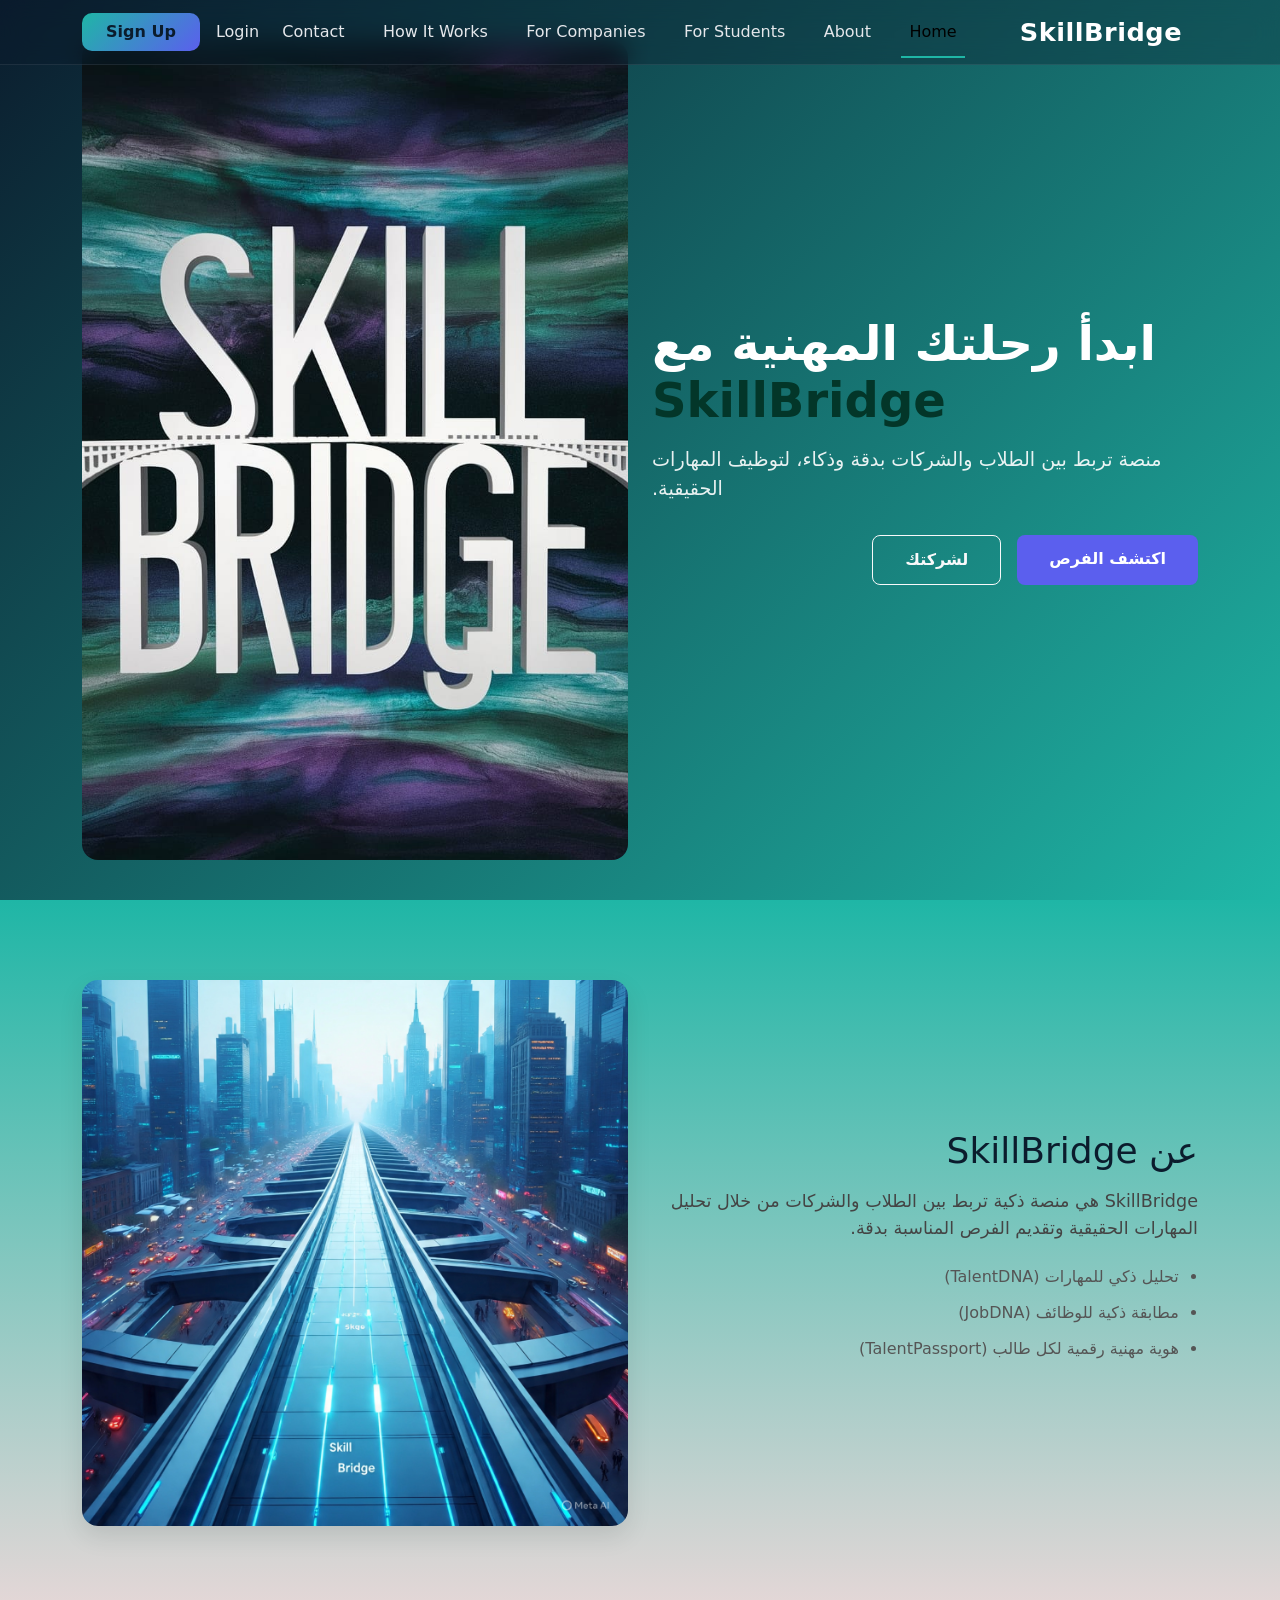
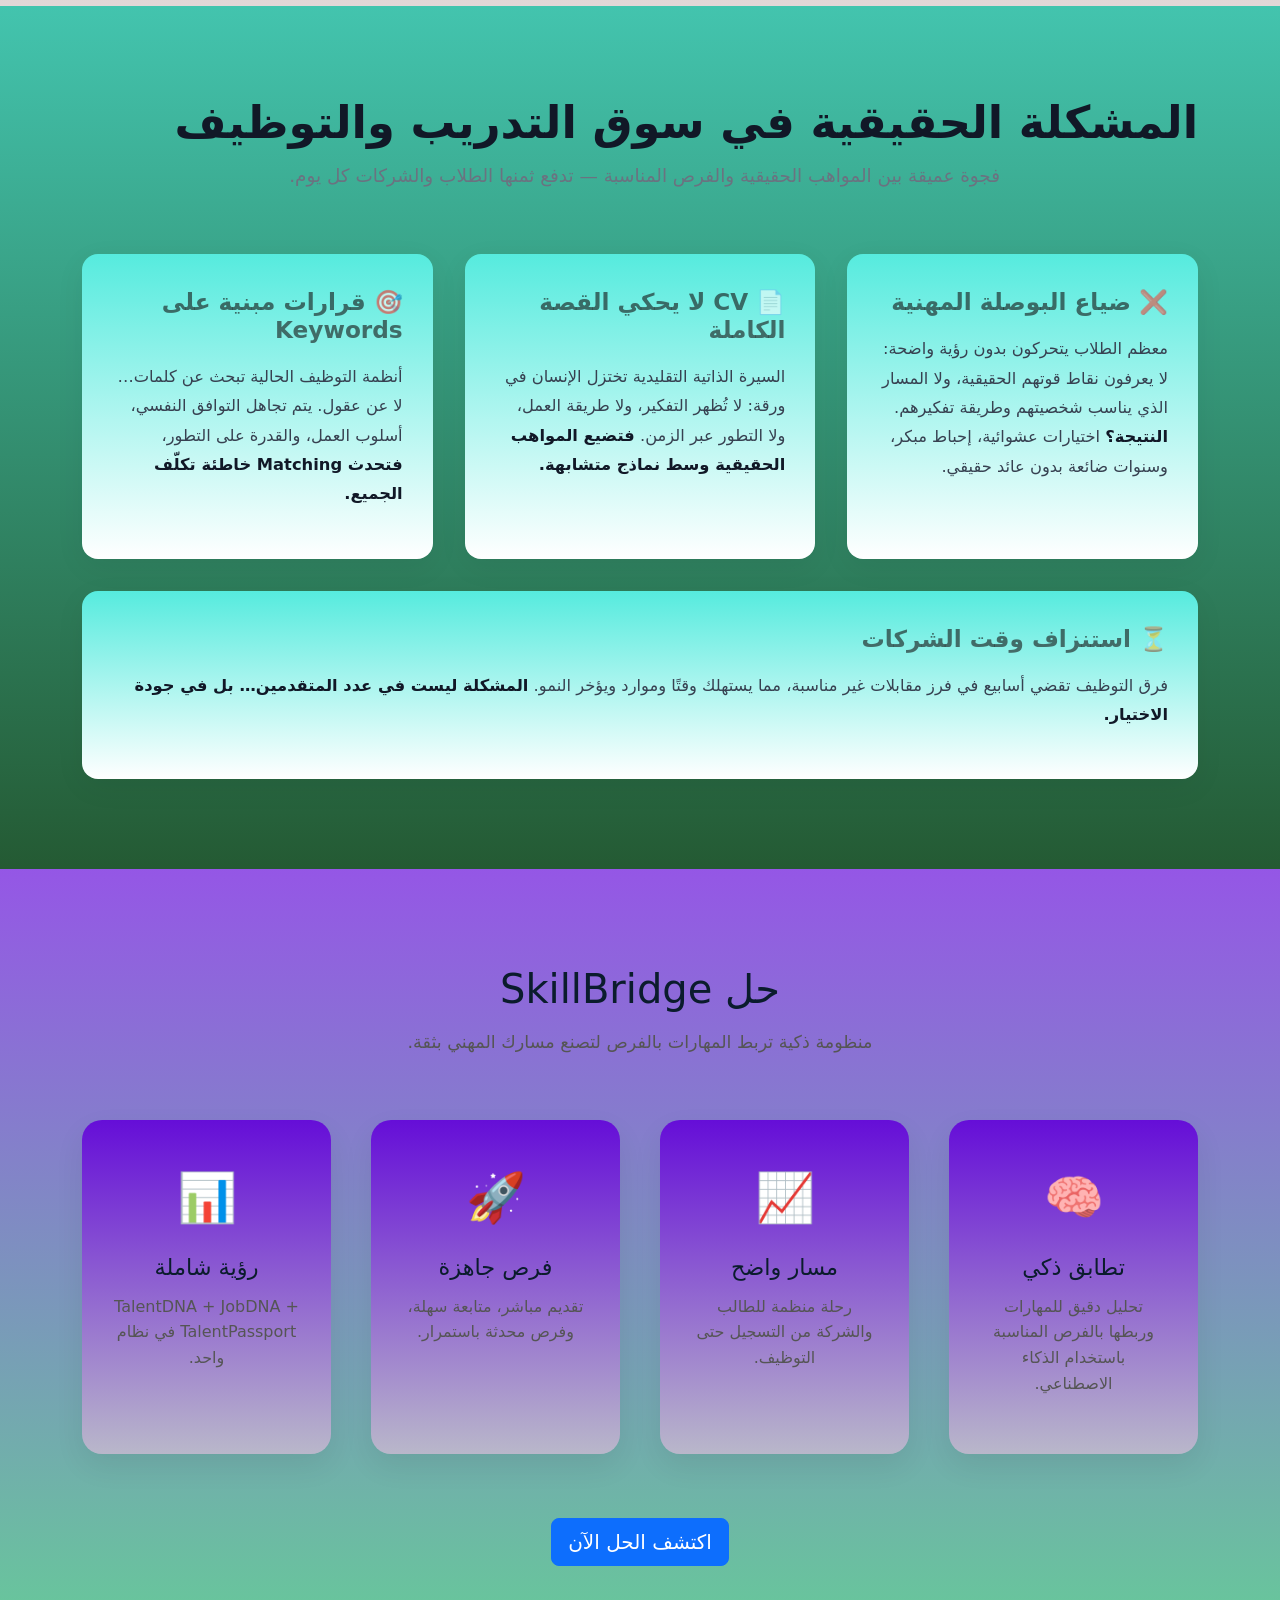
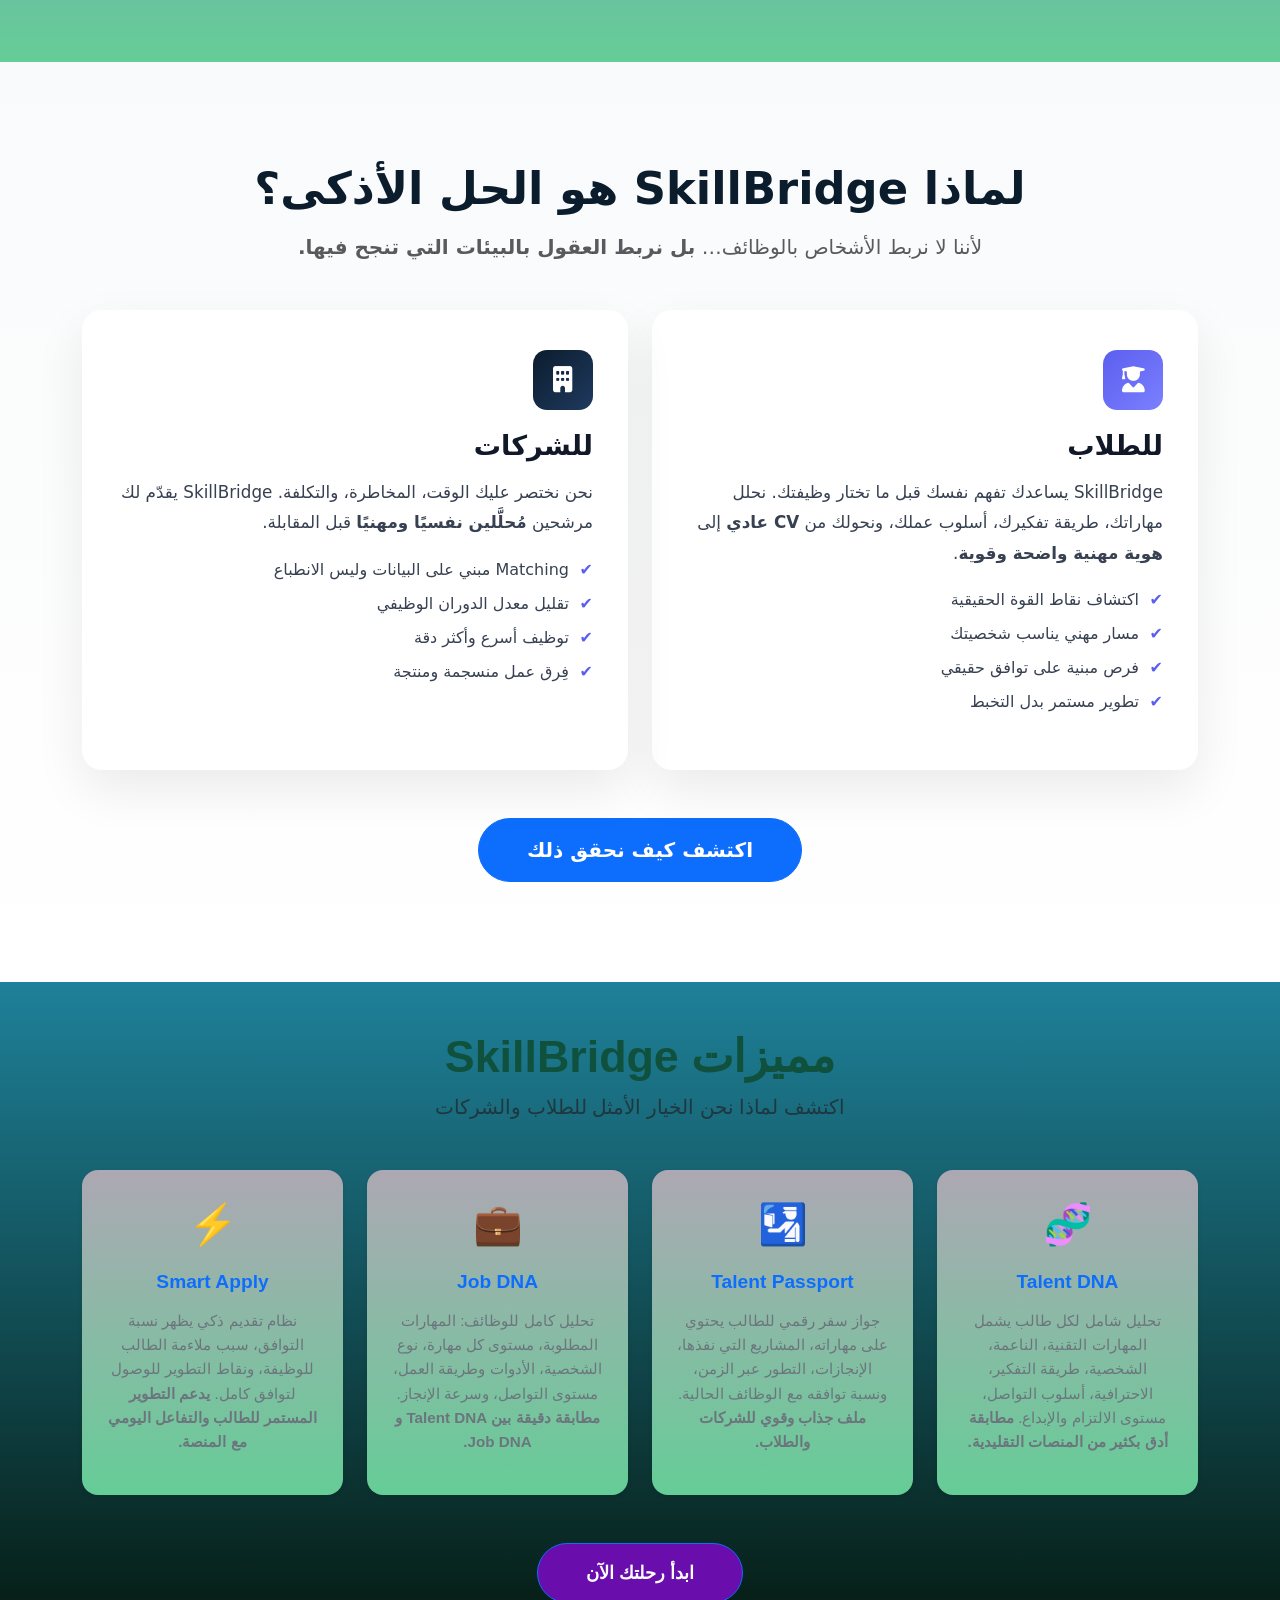
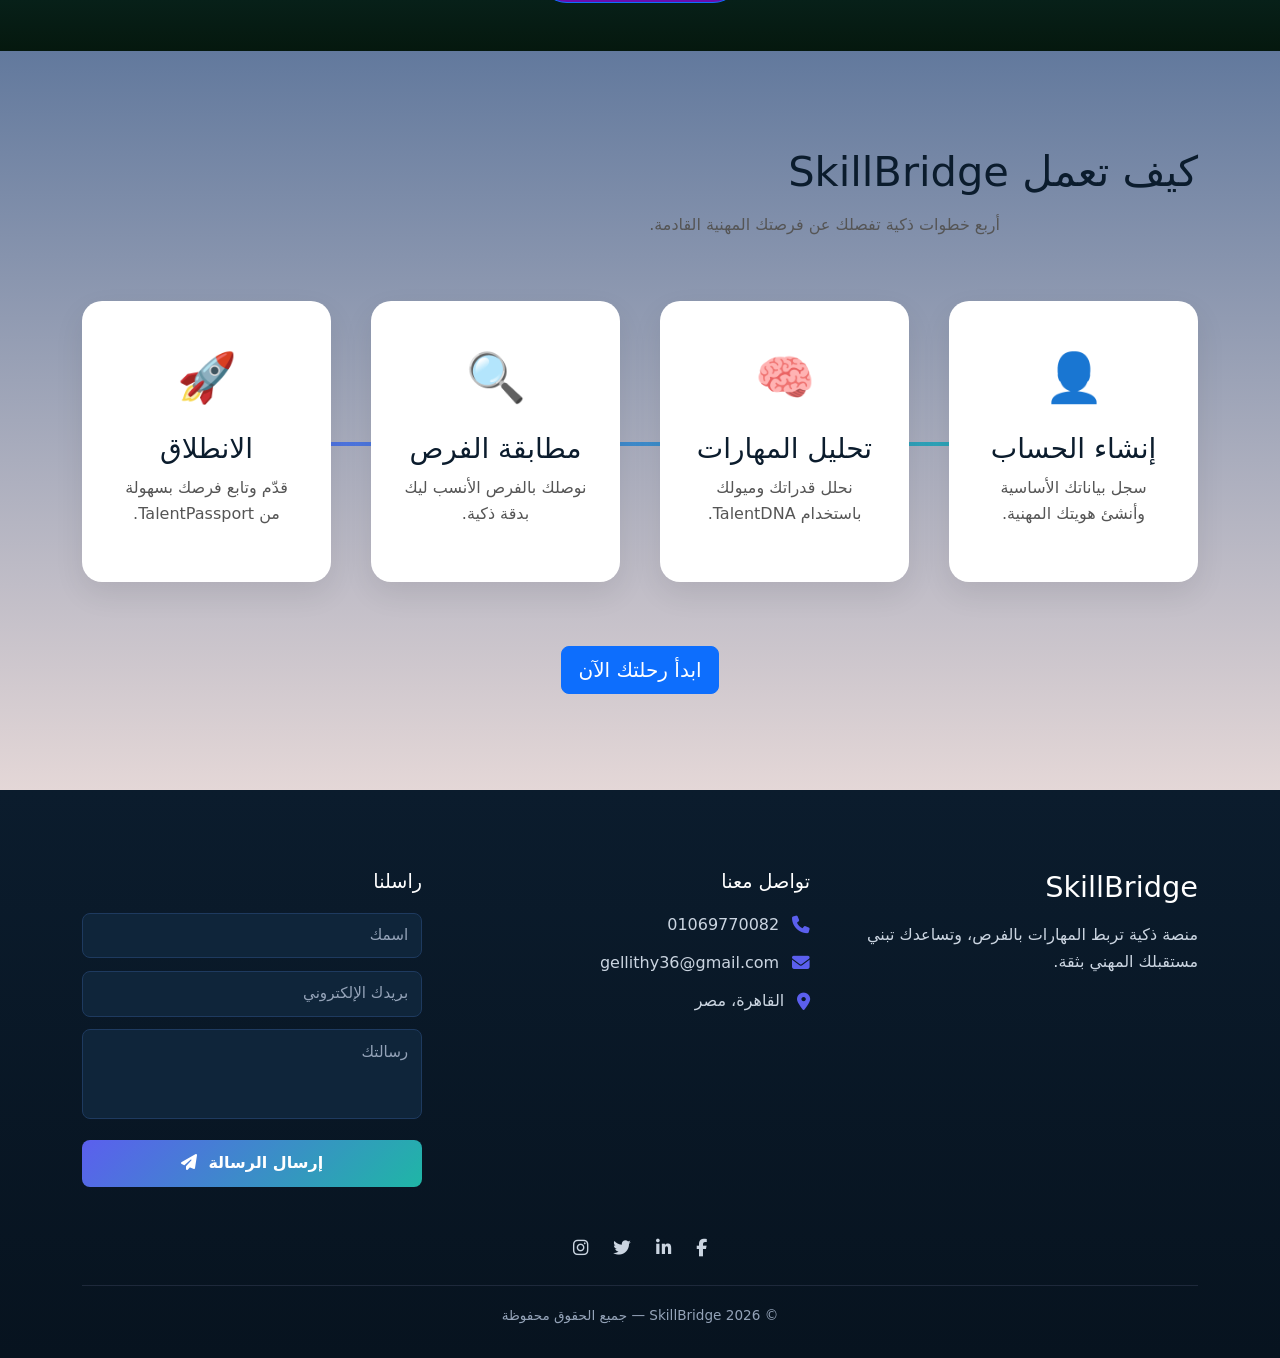
<file: index.html>
<!DOCTYPE html>
<html lang="ar" dir="rtl">
<head>
  <meta charset="UTF-8">
  <meta name="viewport" content="width=device-width, initial-scale=1.0">
  <title>SkillBridge</title>
<link rel="stylesheet" href="https://cdnjs.cloudflare.com/ajax/libs/font-awesome/6.5.1/css/all.min.css">
  <link href="https://cdn.jsdelivr.net/npm/bootstrap@5.3.8/dist/css/bootstrap.min.css" rel="stylesheet" integrity="sha384-sRIl4kxILFvY47J16cr9ZwB07vP4J8+LH7qKQnuqkuIAvNWLzeN8tE5YBujZqJLB" crossorigin="anonymous">
<link rel="stylesheet" href="bootstrap.min.css">
  <link rel="stylesheet" href="style.css">

</head>
<body>

<nav class="navbar navbar-expand-lg fixed-top custom-navbar ">
  <div class="container">

    <!-- Logo -->
    <a class="navbar-brand fw-bold" href="#home">
      SkillBridge
    </a>

    <!-- Toggle Button (Mobile) -->
    <button class="navbar-toggler" type="button"
  data-bs-toggle="collapse"
  data-bs-target="#mainNavbar"
  aria-controls="mainNavbar"
  aria-expanded="false">

  <span class="custom-toggler">
    <span></span>
    <span></span>
    <span></span>
  </span>
</button>

    <!-- Links -->
    <div class="collapse navbar-collapse" id="mainNavbar">
      <ul class="navbar-nav mx-auto mb-2 mb-lg-0">

        <li class="nav-item">
          <a class="nav-link active" href="#home">Home</a>
        </li>

        <li class="nav-item">
          <a class="nav-link" href="#about">About</a>
        </li>

        <li class="nav-item">
          <a class="nav-link" href="./For_Students.html">For Students</a>
        </li>

        <li class="nav-item">
          <a class="nav-link" href="./For_Companies.html">For Companies</a>
        </li>

        <li class="nav-item">
          <a class="nav-link" href="#how-it-works">How It Works</a>
        </li>

        <li class="nav-item">
          <a class="nav-link" href="#contact">Contact</a>
        </li>
      </ul>

      <!-- Actions -->
      <div class="nav-actions d-flex align-items-center gap-3">
       <a href="./Choose_Role.html" class="login-link">Login</a>
<a href="./Choose_Role.html" class="btn btn-signup">Sign Up</a>
      </div>
    </div>
  </div>
</nav>
  <section class="hero " id="home">
    <div class="container">
      <div class="row align-items-center min-vh-100 text-center text-lg-start">

        <div class="col-lg-6 hero-content">
          <h1>ابدأ رحلتك المهنية مع <span class="<a href="" class="link-primary"> SkillBridge</a></span></h1>
          <p>منصة تربط بين الطلاب والشركات بدقة وذكاء، لتوظيف المهارات الحقيقية.</p>

          <div class="hero-buttons">
            <a href="./For_Students.html" class="btn btn-primary">اكتشف الفرص</a>
            <a href="./For_Companies.html" class="btn btn-outline-light">لشركتك</a>
          </div>
        </div>

        <div class="col-lg-6 hero-image d-none d-lg-block">
          <img src="1.0.jpeg" alt="SkillBridge Illustration">
        </div>

      </div>
    </div>
  </section>
  <section class="about  reveal" id="about">
    <div class="container">
      <div class="row align-items-center gy-5">

        <div class="col-lg-6 about-text">
          <h2>عن SkillBridge</h2>
          <p>
            SkillBridge هي منصة ذكية تربط بين الطلاب والشركات من خلال تحليل المهارات
            الحقيقية وتقديم الفرص المناسبة بدقة.
          </p>

          <ul>
            <li>تحليل ذكي للمهارات (TalentDNA)</li>
            <li>مطابقة ذكية للوظائف (JobDNA)</li>
            <li>هوية مهنية رقمية لكل طالب (TalentPassport)</li>
          </ul>
        </div>

        <div class="col-lg-6 about-image text-center">
          <img src="1.3.jpeg" alt="About SkillBridge">
        </div>

      </div>
    </div>
  </section>

  <!-- Section: Problems -->
<section id="problems">
  <div class="container">

    <!-- Section Header -->
    <div class="section-header">
      <h2>المشكلة الحقيقية في سوق التدريب والتوظيف</h2>
      <p>
        فجوة عميقة بين المواهب الحقيقية والفرص المناسبة — تدفع ثمنها الطلاب والشركات كل يوم.
      </p>
    </div>

    <!-- Problems Cards -->
    <div class="problems-wrapper">

      <!-- Problem 1 -->
      <div class="problem-card">
        <h3>❌ ضياع البوصلة المهنية</h3>
        <p>
          معظم الطلاب يتحركون بدون رؤية واضحة:
          لا يعرفون نقاط قوتهم الحقيقية، ولا المسار الذي يناسب شخصيتهم وطريقة تفكيرهم.
          <strong>النتيجة؟</strong> اختيارات عشوائية، إحباط مبكر، وسنوات ضائعة بدون عائد حقيقي.
        </p>
      </div>

      <!-- Problem 2 -->
      <div class="problem-card">
        <h3>📄 CV لا يحكي القصة الكاملة</h3>
        <p>
          السيرة الذاتية التقليدية تختزل الإنسان في ورقة:
          لا تُظهر التفكير، ولا طريقة العمل، ولا التطور عبر الزمن.
          <strong>فتضيع المواهب الحقيقية وسط نماذج متشابهة.</strong>
        </p>
      </div>

      <!-- Problem 3 -->
      <div class="problem-card">
        <h3>🎯 قرارات مبنية على Keywords</h3>
        <p>
          أنظمة التوظيف الحالية تبحث عن كلمات… لا عن عقول.
          يتم تجاهل التوافق النفسي، أسلوب العمل، والقدرة على التطور،
          <strong>فتحدث Matching خاطئة تكلّف الجميع.</strong>
        </p>
      </div>

      <!-- Problem 4 -->
      <div class="problem-card">
        <h3>⏳ استنزاف وقت الشركات</h3>
        <p>
          فرق التوظيف تقضي أسابيع في فرز مقابلات غير مناسبة،
          مما يستهلك وقتًا وموارد ويؤخر النمو.
          <strong>المشكلة ليست في عدد المتقدمين… بل في جودة الاختيار.</strong>
        </p>
      </div>

    </div>

  </div>
</section>

<!-- الحل اللي بنقدمه -->
<section id="our-solution" class="solution-section reveal">
  <div class="container">

    <div class="section-header text-center reveal">
      <h2>حل SkillBridge</h2>
      <p class="subtitle">
        منظومة ذكية تربط المهارات بالفرص لتصنع مسارك المهني بثقة.
      </p>
    </div>

    <div class="solution-cards">
      <div class="solution-card reveal">
        <div class="icon">🧠</div>
        <h3>تطابق ذكي</h3>
        <p>تحليل دقيق للمهارات وربطها بالفرص المناسبة باستخدام الذكاء الاصطناعي.</p>
      </div>

      <div class="solution-card reveal">
        <div class="icon">📈</div>
        <h3>مسار واضح</h3>
        <p>رحلة منظمة للطالب والشركة من التسجيل حتى التوظيف.</p>
      </div>

      <div class="solution-card reveal">
        <div class="icon">🚀</div>
        <h3>فرص جاهزة</h3>
        <p>تقديم مباشر، متابعة سهلة، وفرص محدثة باستمرار.</p>
      </div>

      <div class="solution-card reveal">
        <div class="icon">📊</div>
        <h3>رؤية شاملة</h3>
        <p>TalentDNA + JobDNA + TalentPassport في نظام واحد.</p>
      </div>
    </div>

    <div class="cta text-center reveal">
      <a href="#how-it-works" class="btn btn-primary btn-lg">
        اكتشف الحل الآن
      </a>
    </div>

  </div>
</section>
<!-- Section: Why SkillBridge -->
<section id="why-skillbridge" class="solution-pro-section">
  <div class="container">

    <!-- Header -->
    <div class="text-center mb-5">
      <h2 class="fw-bold">لماذا SkillBridge هو الحل الأذكى؟</h2>
      <p class="text-muted fs-5 mt-3">
        لأننا لا نربط الأشخاص بالوظائف…  
        <strong>بل نربط العقول بالبيئات التي تنجح فيها.</strong>
      </p>
    </div>

    <!-- Content -->
    <div class="row g-4 align-items-stretch">

      <!-- For Students -->
      <div class="col-lg-6">
        <div class="solution-box h-100">
          <div class="solution-icon student">
            <i class="fas fa-user-graduate"></i>
          </div>

          <h3>للطلاب</h3>
          <p class="solution-desc">
            SkillBridge يساعدك تفهم نفسك قبل ما تختار وظيفتك.
            نحلل مهاراتك، طريقة تفكيرك، أسلوب عملك،
            ونحولك من <strong>CV عادي</strong> إلى
            <strong>هوية مهنية واضحة وقوية</strong>.
          </p>

          <ul>
            <li>اكتشاف نقاط القوة الحقيقية</li>
            <li>مسار مهني يناسب شخصيتك</li>
            <li>فرص مبنية على توافق حقيقي</li>
            <li>تطوير مستمر بدل التخبط</li>
          </ul>
        </div>
      </div>

      <!-- For Companies -->
      <div class="col-lg-6">
        <div class="solution-box h-100">
          <div class="solution-icon company">
            <i class="fas fa-building"></i>
          </div>

          <h3>للشركات</h3>
          <p class="solution-desc">
            نحن نختصر عليك الوقت، المخاطرة، والتكلفة.
            SkillBridge يقدّم لك مرشحين
            <strong>مُحلَّلين نفسيًا ومهنيًا</strong>
            قبل المقابلة.
          </p>

          <ul>
            <li>Matching مبني على البيانات وليس الانطباع</li>
            <li>تقليل معدل الدوران الوظيفي</li>
            <li>توظيف أسرع وأكثر دقة</li>
            <li>فِرق عمل منسجمة ومنتجة</li>
          </ul>
        </div>
      </div>

    </div>

    <!-- CTA -->
    <div class="text-center mt-5">
      <a href="#how-it-works" class="btn btn-primary btn-lg px-5 py-3 rounded-pill fw-bold">
        اكتشف كيف نحقق ذلك
      </a>
    </div>

  </div>
</section>

  <!-- Section: Features / المميزات -->
<section id="features" class="features-section py-5">
  <div class="container">

    <!-- Section Header -->
    <div class="text-center mb-5">
      <h2 class="fw-bold">مميزات SkillBridge</h2>
      <p class="text-muted fs-5">اكتشف لماذا نحن الخيار الأمثل للطلاب والشركات</p>
    </div>

    <!-- Features Cards -->
    <div class="row g-4 rounded-3">

      <!-- Feature 1 -->
      <div class="col-md-6 col-lg-3">
        <div class="feature-card h-100 p-4 text-center bg-white rounded-4 shadow-sm">
          <div class="feature-icon mb-3 fs-1">🧬</div>
          <h3 class="text-primary fw-semibold mb-3">Talent DNA</h3>
          <p class="text-secondary">
            تحليل شامل لكل طالب يشمل المهارات التقنية، الناعمة، الشخصية، طريقة التفكير، الاحترافية، أسلوب التواصل، مستوى الالتزام والإبداع.  
            <strong>مطابقة أدق بكثير من المنصات التقليدية.</strong>
          </p>
        </div>
      </div>

      <!-- Feature 2 -->
      <div class="col-md-6 col-lg-3">
        <div class="feature-card h-100 p-4 text-center bg-white rounded-4 shadow-sm">
          <div class="feature-icon mb-3 fs-1">🛂</div>
          <h3 class="text-primary fw-semibold mb-3">Talent Passport</h3>
          <p class="text-secondary">
            جواز سفر رقمي للطالب يحتوي على مهاراته، المشاريع التي نفذها، الإنجازات، التطور عبر الزمن، ونسبة توافقه مع الوظائف الحالية.  
            <strong>ملف جذاب وقوي للشركات والطلاب.</strong>
          </p>
        </div>
      </div>

      <!-- Feature 3 -->
      <div class="col-md-6 col-lg-3">
        <div class="feature-card h-100 p-4 text-center bg-white rounded-4 shadow-sm">
          <div class="feature-icon mb-3 fs-1">💼</div>
          <h3 class="text-primary fw-semibold mb-3">Job DNA</h3>
          <p class="text-secondary">
            تحليل كامل للوظائف: المهارات المطلوبة، مستوى كل مهارة، نوع الشخصية، الأدوات وطريقة العمل، مستوى التواصل، وسرعة الإنجاز.  
            <strong>مطابقة دقيقة بين Talent DNA و Job DNA.</strong>
          </p>
        </div>
      </div>

      <!-- Feature 4 -->
      <div class="col-md-6 col-lg-3">
        <div class="feature-card h-100 p-4 text-center bg-white rounded-4 shadow-sm">
          <div class="feature-icon mb-3 fs-1">⚡</div>
          <h3 class="text-primary fw-semibold mb-3">Smart Apply</h3>
          <p class="text-secondary">
            نظام تقديم ذكي يظهر نسبة التوافق، سبب ملاءمة الطالب للوظيفة، ونقاط التطوير للوصول لتوافق كامل.  
            <strong>يدعم التطوير المستمر للطالب والتفاعل اليومي مع المنصة.</strong>
          </p>
        </div>
      </div>

    </div> <!-- end row -->

    <!-- CTA -->
    <div class="text-center mt-5">
      <a href="./For_Students.html" class="btn btn-lg btn-primary px-5 py-3 rounded-pill fw-bold">ابدأ رحلتك الآن</a>
    </div>

  </div> <!-- end container -->
</section>
<!-- HOW T WORK -->
<section id="how-it-works" class="how-section">
  <div class="container">

    <div class="section-header reveal">
      <h2>كيف تعمل SkillBridge</h2>
      <p class="subtitle">
        أربع خطوات ذكية تفصلك عن فرصتك المهنية القادمة.
      </p>
    </div>

    <div class="steps-timeline">
      <div class="progress-line"></div>

      <div class="step-card reveal">
        <div class="step-icon">👤</div>
        <h3>إنشاء الحساب</h3>
        <p>سجل بياناتك الأساسية وأنشئ هويتك المهنية.</p>
      </div>

      <div class="step-card reveal">
        <div class="step-icon">🧠</div>
        <h3>تحليل المهارات</h3>
        <p>نحلل قدراتك وميولك باستخدام TalentDNA.</p>
      </div>

      <div class="step-card reveal">
        <div class="step-icon">🔍</div>
        <h3>مطابقة الفرص</h3>
        <p>نوصلك بالفرص الأنسب ليك بدقة ذكية.</p>
      </div>

      <div class="step-card reveal">
        <div class="step-icon">🚀</div>
        <h3>الانطلاق</h3>
        <p>قدّم وتابع فرصك بسهولة من TalentPassport.</p>
      </div>
    </div>

    <div class="cta-buttons reveal">
      <a href="./For_Students.html" class="btn btn-primary btn-lg">ابدأ رحلتك الآن</a>
    </div>

  </div>
</section>
<!-- FOOTER -->
<footer id="contact" class="footer-section">
  <div class="container">

    <div class="footer-top">
      <!-- Brand -->
      <div class="footer-brand">
        <h3>SkillBridge</h3>
        <p>
          منصة ذكية تربط المهارات بالفرص، وتساعدك تبني مستقبلك المهني بثقة.
        </p>
      </div>

      <!-- Contact Info -->
      <div class="footer-contact">
        <h4>تواصل معنا</h4>

        <ul>
          <li>
            <i class="fas fa-phone"></i>
            <span>01069770082</span>
          </li>
          <li>
            <i class="fas fa-envelope"></i>
            <span>gellithy36@gmail.com</span>
          </li>
          <li>
            <i class="fas fa-location-dot"></i>
            <span>القاهرة، مصر</span>
          </li>
        </ul>
      </div>

      <!-- Contact Form -->
      <div class="footer-form">
        <h4>راسلنا</h4>
        <form>
          <input type="text" placeholder="اسمك" required>
          <input type="email" placeholder="بريدك الإلكتروني" required>
          <textarea placeholder="رسالتك" required></textarea>
          <button type="submit">
            إرسال الرسالة
            <i class="fas fa-paper-plane"></i>
          </button>
        </form>
      </div>
    </div>

    <!-- Social -->
    <div class="footer-social">
      <a href="#"><i class="fab fa-facebook-f"></i></a>
      <a href="#"><i class="fab fa-linkedin-in"></i></a>
      <a href="#"><i class="fab fa-twitter"></i></a>
      <a href="#"><i class="fab fa-instagram"></i></a>
    </div>

    <!-- Bottom -->
    <div class="footer-bottom">
      © 2026 SkillBridge — جميع الحقوق محفوظة
    </div>

  </div>
</footer>
<link href="https://cdn.jsdelivr.net/npm/bootstrap@5.3.8/dist/css/bootstrap.min.css" rel="stylesheet" integrity="sha384-sRIl4kxILFvY47J16cr9ZwB07vP4J8+LH7qKQnuqkuIAvNWLzeN8tE5YBujZqJLB" crossorigin="anonymous">
<script src="https://cdn.jsdelivr.net/npm/bootstrap@5.3.2/dist/js/bootstrap.bundle.min.js"></script>
  <script src="main.js"></script>
</body>
</html>
</file>
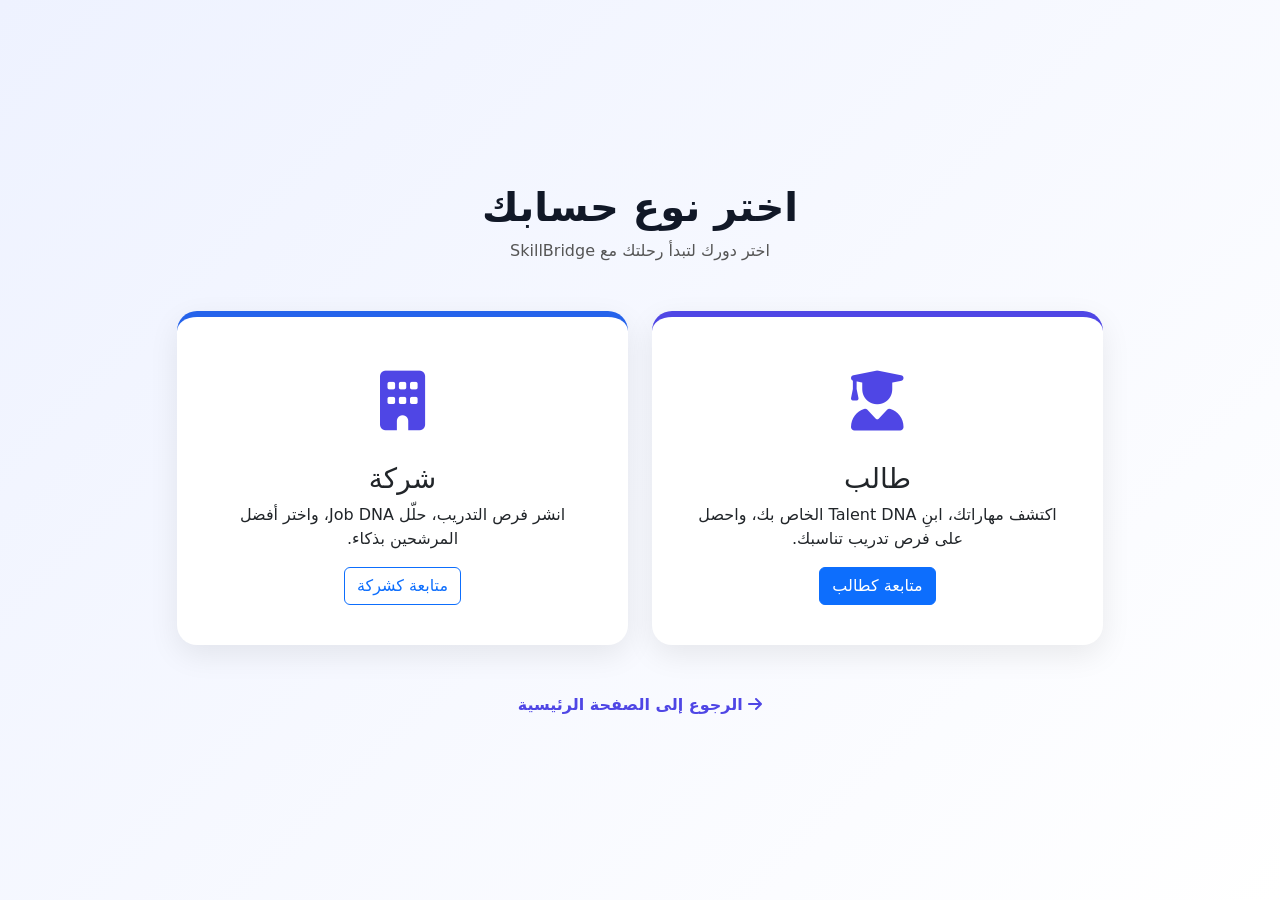
<file: Choose_Role.html>
<!DOCTYPE html>
<html lang="ar" dir="rtl">
<head>
  <meta charset="UTF-8">
  <meta name="viewport" content="width=device-width, initial-scale=1.0">
  <title>Choose Role | SkillBridge</title>

  <!-- Bootstrap -->
  <link rel="stylesheet" href="https://cdn.jsdelivr.net/npm/bootstrap@5.3.2/dist/css/bootstrap.min.css">

  <!-- Font Awesome -->
  <link rel="stylesheet" href="https://cdnjs.cloudflare.com/ajax/libs/font-awesome/6.5.1/css/all.min.css">

  <!-- Your CSS -->
  <link rel="stylesheet" href="Choose_Role.CSS">
</head>

<body>

<section class="role-page">
  <div class="container text-center">

    <h1 class="title">اختر نوع حسابك</h1>
    <p class="subtitle">اختر دورك لتبدأ رحلتك مع SkillBridge</p>

    <div class="row justify-content-center g-4 mt-4">

      <!-- Student -->
      <div class="col-lg-5 col-md-6">
        <div class="role-card student-card" onclick="goStudent()">
          <div class="icon">
            <i class="fas fa-user-graduate"></i>
          </div>
          <h3>طالب</h3>
          <p>
            اكتشف مهاراتك، ابنِ Talent DNA الخاص بك،
            واحصل على فرص تدريب تناسبك.
          </p>
          <button class="btn btn-primary">متابعة كطالب</button>
        </div>
      </div>

      <!-- Company -->
      <div class="col-lg-5 col-md-6">
        <div class="role-card company-card" onclick="goCompany()">
          <div class="icon">
            <i class="fas fa-building"></i>
          </div>
          <h3>شركة</h3>
          <p>
            انشر فرص التدريب، حلّل Job DNA،
            واختر أفضل المرشحين بذكاء.
          </p>
          <button class="btn btn-outline-primary">متابعة كشركة</button>
        </div>
      </div>

    </div>

    <div class="back-home mt-5">
      <a href="index.html" class="back-link">
        <i class="fas fa-arrow-right"></i> الرجوع إلى الصفحة الرئيسية
      </a>
    </div>

  </div>
</section>

<!-- Bootstrap JS -->
<script src="https://cdn.jsdelivr.net/npm/bootstrap@5.3.2/dist/js/bootstrap.bundle.min.js"></script>

<!-- Your JS -->
<script src="Choose_Role.JS"></script>

</body>
</html>
</file>
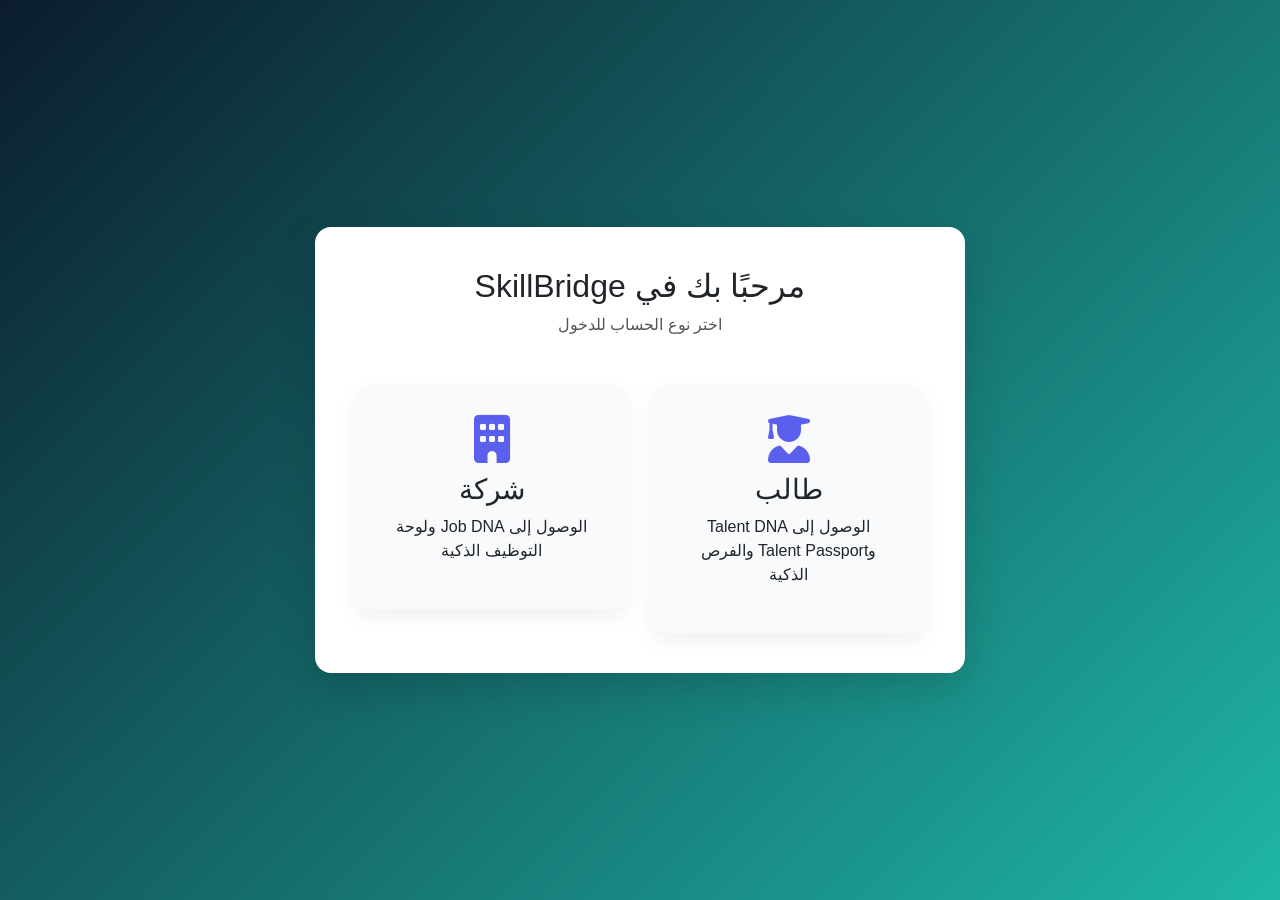
<file: Login.html>
<!DOCTYPE html>
<html lang="ar" dir="rtl">
<head>
  <meta charset="UTF-8">
  <meta name="viewport" content="width=device-width, initial-scale=1.0">
  <title>SkillBridge | Login</title>

  <link rel="stylesheet" href="https://cdnjs.cloudflare.com/ajax/libs/font-awesome/6.5.1/css/all.min.css">
  <link rel="stylesheet" href="bootstrap.min.css">
  <link rel="stylesheet" href="login.css">
</head>
<body>

<section class="login-wrapper">
  <div class="container">

    <!-- STEP 1 : اختيار النوع -->
    <div id="step-choose" class="login-card active">
      <h2>مرحبًا بك في SkillBridge</h2>
      <p class="subtitle">اختر نوع الحساب للدخول</p>

      <div class="row g-4 mt-4">
        <div class="col-md-6">
          <div class="choose-card" onclick="goToStudent()">
            <i class="fas fa-user-graduate"></i>
            <h3>طالب</h3>
            <p>الوصول إلى Talent DNA وTalent Passport والفرص الذكية</p>
          </div>
        </div>

        <div class="col-md-6">
          <div class="choose-card" onclick="goToCompany()">
            <i class="fas fa-building"></i>
            <h3>شركة</h3>
            <p>الوصول إلى Job DNA ولوحة التوظيف الذكية</p>
          </div>
        </div>
      </div>
    </div>

    <!-- STEP 2 : دخول الطالب -->
    <div id="step-student" class="login-card">
      <h2>تسجيل دخول الطالب</h2>

      <form onsubmit="return fakeLogin(event, 'student')">
        <input type="email" class="form-control mb-3" placeholder="البريد الإلكتروني" required>
        <input type="password" class="form-control mb-3" placeholder="كلمة المرور" required>

        <button class="btn btn-primary w-100 mb-3">تسجيل الدخول</button>

        <div class="text-center">
          <a href="#">نسيت كلمة المرور؟</a>
          <p class="mt-2">
            ليس لديك حساب؟ <a href="#">إنشاء حساب</a>
          </p>
        </div>
      </form>

      <button class="btn btn-outline-secondary mt-4" onclick="backToChoose()">← رجوع</button>
    </div>

    <!-- STEP 3 : دخول الشركة -->
    <div id="step-company" class="login-card">
      <h2>تسجيل دخول الشركة</h2>

      <form onsubmit="return fakeLogin(event, 'company')">
        <input type="email" class="form-control mb-3" placeholder="البريد الإلكتروني للشركة" required>
        <input type="password" class="form-control mb-3" placeholder="كلمة المرور" required>
        <input type="text" class="form-control mb-3" placeholder="رقم السجل التجاري (اختياري)">

        <button class="btn btn-primary w-100 mb-3">تسجيل الدخول</button>

        <div class="text-center">
          <p>
            ليس لديك حساب شركة؟ <a href="#">إنشاء حساب شركة</a>
          </p>
        </div>
      </form>

      <button class="btn btn-outline-secondary mt-4" onclick="backToChoose()">← رجوع</button>
    </div>

    <!-- رسالة النجاح -->
    <div id="step-success" class="login-card">
      <h2 id="success-title"></h2>
      <p id="success-text"></p>

      <a id="dashboard-link" href="#" class="btn btn-success btn-lg mt-3">
        الانتقال إلى لوحة التحكم
      </a>
    </div>

  </div>
</section>

<script src="login.js"></script>
</body>
</html>
</file>
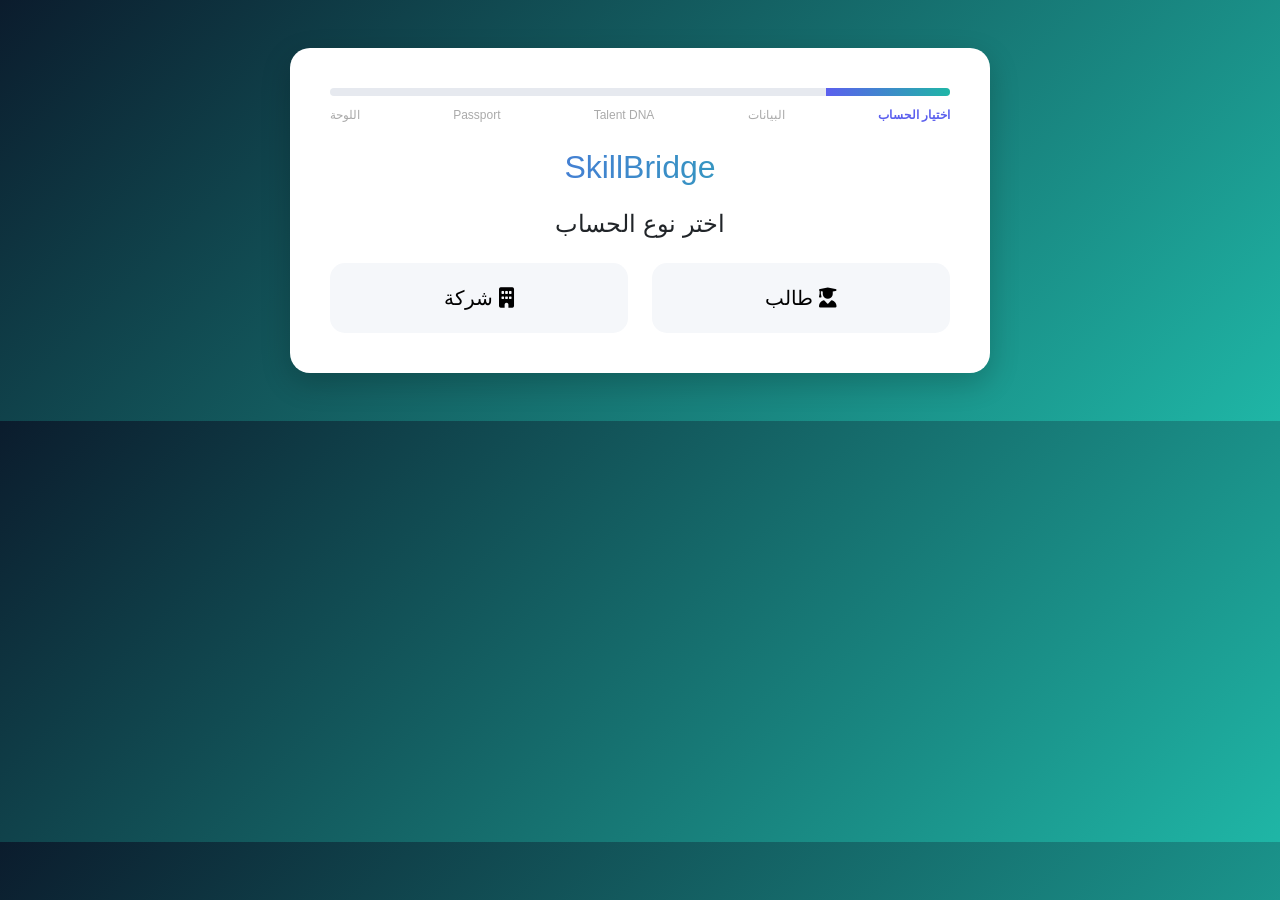
<file: Sign_in.html>
<!DOCTYPE html>
<html lang="ar" dir="rtl">
<head>
<meta charset="UTF-8">
<meta name="viewport" content="width=device-width, initial-scale=1.0">
<title>SkillBridge | Sign Up</title>

<link href="https://cdn.jsdelivr.net/npm/bootstrap@5.3.2/dist/css/bootstrap.min.css" rel="stylesheet">
<link rel="stylesheet" href="https://cdnjs.cloudflare.com/ajax/libs/font-awesome/6.5.1/css/all.min.css">
<link rel="stylesheet" href="Sign_in.css">
</head>

<body>

<div class="container py-5">

<div class="wizard-box mx-auto fade-in">

<!-- Progress Bar -->
<div class="progress-wrapper mb-4">
  <div class="progress">
    <div id="wizard-progress" class="progress-bar"></div>
  </div>

  <div class="progress-steps">
    <span id="p1" class="p-step active">اختيار الحساب</span>
    <span id="p2" class="p-step">البيانات</span>
    <span id="p3" class="p-step">Talent DNA</span>
    <span id="p4" class="p-step">Passport</span>
    <span id="p5" class="p-step">اللوحة</span>
  </div>
</div>

<h2 class="text-center mb-4 gradient-text">SkillBridge</h2>

<!-- STEP 1: Choose Role -->
<div class="step active" id="choose-type">
  <h4 class="text-center mb-4">اختر نوع الحساب</h4>

  <div class="row g-4">
    <div class="col-md-6">
      <button class="account-btn student" onclick="startFlow('student')">
        <i class="fas fa-user-graduate"></i> طالب
      </button>
    </div>

    <div class="col-md-6">
      <button class="account-btn company" onclick="startFlow('company')">
        <i class="fas fa-building"></i> شركة
      </button>
    </div>
  </div>
</div>

<!-- Student Form -->
<div class="step slide-in" id="student-form">
  <h4>إنشاء حساب طالب</h4>

  <input id="s-name" class="form-control mb-2" placeholder="الاسم الكامل">
  <small class="error d-none" id="e-name"></small>

  <input id="s-email" type="email" class="form-control mb-2" placeholder="البريد الإلكتروني">

  <input id="s-phone" class="form-control mb-2" placeholder="رقم الهاتف">
  <small class="error d-none" id="e-phone"></small>

  <input id="s-pass" type="password" class="form-control mb-3" placeholder="كلمة المرور">
  <small class="error d-none" id="e-pass"></small>

  <button class="btn btn-primary w-100" onclick="validateStudent()">التالي</button>
</div>

<!-- Talent DNA -->
<div class="step slide-in" id="talent-dna">

<h4 class="mb-3">🧬 Talent DNA</h4>

<p class="fw-bold">اختر مهاراتك الأساسية</p>
<div class="skills-grid mb-3">
  <label><input type="checkbox" value="Programming"> برمجة</label>
  <label><input type="checkbox" value="Design"> تصميم</label>
  <label><input type="checkbox" value="Mechatronics"> ميكاترونكس</label>
  <label><input type="checkbox" value="Maintenance"> صيانة</label>
  <label><input type="checkbox" value="Data"> تحليل بيانات</label>
  <label><input type="checkbox" value="AI"> ذكاء اصطناعي</label>
</div>

<p class="fw-bold">اختر 3 اهتمامات فقط</p>
<div class="skills-grid mb-3">
  <label><input type="checkbox" class="career" value="Web Dev"> مطور ويب</label>
  <label><input type="checkbox" class="career" value="Engineer"> مهندس</label>
  <label><input type="checkbox" class="career" value="Designer"> مصمم</label>
  <label><input type="checkbox" class="career" value="Entrepreneur"> رائد أعمال</label>
  <label><input type="checkbox" class="career" value="Technician"> فني</label>
  <label><input type="checkbox" class="career" value="Game Dev"> مبرمج ألعاب</label>
</div>

<p class="fw-bold">مستواك الحالي</p>
<select id="level" class="form-control mb-3">
  <option value="">اختر المستوى</option>
  <option>مبتدئ</option>
  <option>متوسط</option>
  <option>متقدم</option>
</select>

<button class="btn btn-success w-100" onclick="goPassport()">التالي →</button>

</div>

<!-- Passport Step -->
<div class="step slide-in" id="passport">
  <h4>🎫 Skill Passport</h4>
  <p>سننشئ جواز مهاراتك الآن...</p>

  <a href="./Student_Dashboard.html" class="btn btn-dark w-100">
    الانتقال للوحة
  </a>
</div>

<!-- Company Form -->
<div class="step slide-in" id="company-form">
  <h4>إنشاء حساب شركة</h4>

  <input id="c-name" class="form-control mb-2" placeholder="اسم الشركة">
  <input id="c-email" type="email" class="form-control mb-2" placeholder="البريد الرسمي">
  <input id="c-phone" class="form-control mb-2" placeholder="رقم الهاتف">
  <input id="c-pass" type="password" class="form-control mb-3" placeholder="كلمة المرور">

  <button class="btn btn-success w-100" onclick="validateCompany()">إنشاء حساب</button>
</div>

</div>
</div>

<script src="Sign_in.js"></script>
</body>
</html>
</file>
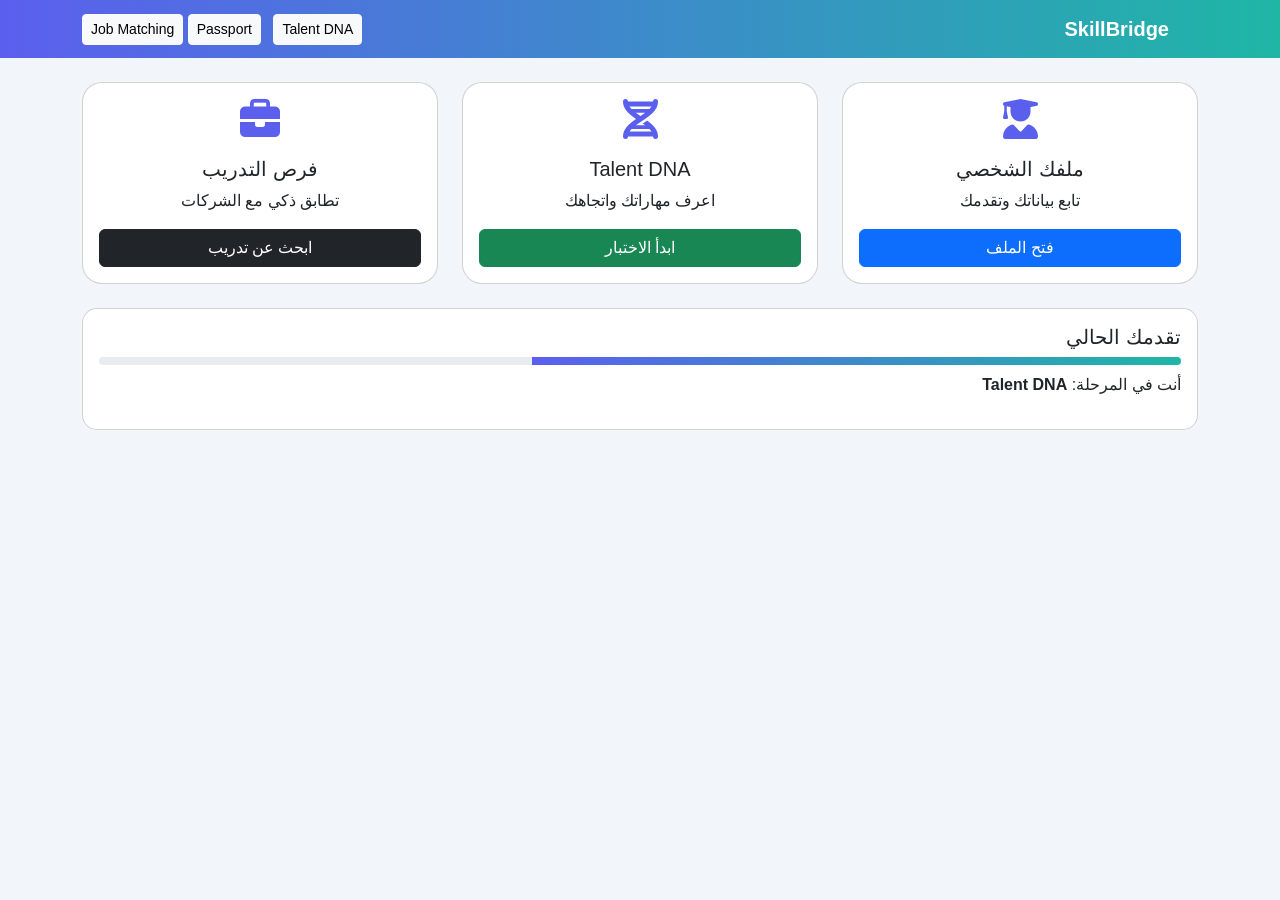
<file: Student_Dashboard.html>
<!DOCTYPE html>
<html lang="ar" dir="rtl">
<head>
<meta charset="UTF-8">
<meta name="viewport" content="width=device-width, initial-scale=1.0">
<title>لوحة الطالب | SkillBridge</title>

<link href="https://cdn.jsdelivr.net/npm/bootstrap@5.3.2/dist/css/bootstrap.min.css" rel="stylesheet">
<link rel="stylesheet" href="https://cdnjs.cloudflare.com/ajax/libs/font-awesome/6.5.0/css/all.min.css">
<link rel="stylesheet" href="Student_Dashboard.css">
</head>

<body>

<nav class="navbar navbar-dark">
  <div class="container">
    <a href="./index.html" class="btn navbar-brand fw-bold">SkillBridge</a>

    <div>
      <a href="Talent_DNA.html" class="btn btn-light btn-sm me-2">Talent DNA</a>
      <a href="Talent_Passport.html" class="btn btn-light btn-sm me-2">Passport</a>
      <a href="Job_Matching.html" class="btn btn-light btn-sm">Job Matching</a>
    </div>
  </div>
</nav>

<div class="container mt-4 fade-in">

<div class="row g-4">

<div class="col-md-4">
<div class="card dashboard-card">
<div class="card-body text-center">
<i class="fa-solid fa-user-graduate icon"></i>
<h5 class="mt-3">ملفك الشخصي</h5>
<p>تابع بياناتك وتقدمك</p>
<a href="Talent_Passport.html" class="btn btn-primary w-100">فتح الملف</a>
</div>
</div>
</div>

<div class="col-md-4">
<div class="card dashboard-card">
<div class="card-body text-center">
<i class="fa-solid fa-dna icon"></i>
<h5 class="mt-3">Talent DNA</h5>
<p>اعرف مهاراتك واتجاهك</p>
<a href="Talent_DNA.html" class="btn btn-success w-100">ابدأ الاختبار</a>
</div>
</div>
</div>

<div class="col-md-4">
<div class="card dashboard-card">
<div class="card-body text-center">
<i class="fa-solid fa-briefcase icon"></i>
<h5 class="mt-3">فرص التدريب</h5>
<p>تطابق ذكي مع الشركات</p>
<a href="Job_Matching.html" class="btn btn-dark w-100">ابحث عن تدريب</a>
</div>
</div>
</div>

</div>

<div class="mt-4">
<div class="card progress-card">
<div class="card-body">
<h5>تقدمك الحالي</h5>
<div class="progress">
  <div id="student-progress" class="progress-bar" style="width:60%"></div>
</div>
<p class="mt-2">أنت في المرحلة: <strong>Talent DNA</strong></p>
</div>
</div>
</div>

</div>

<script src="Student_Dashboard.js"></script>
</body>
</html>
</file>
<file: style.css>
body {
  font-family: "Segoe UI", Tahoma, sans-serif;
}

.custom-navbar {
  padding: 1rem 0;
  background: rgba(11, 28, 45, 0.35);
  backdrop-filter: blur(12px);
  -webkit-backdrop-filter: blur(12px);
  border-bottom: 1px solid rgba(255, 255, 255, 0.08);
  transition: all 0.4s ease;
  z-index: 999;
}
/* ===== Mobile Navbar ===== */
.navbar-toggler {
  border: none;
  padding: 0;
}

.custom-toggler {
  width: 26px;
  height: 20px;
  display: flex;
  flex-direction: column;
  justify-content: space-between;
}

.custom-toggler span {
  height: 3px;
  width: 100%;
  background: #fff;
  border-radius: 3px;
  transition: all 0.3s ease;
}

/* Animate icon when open */
.navbar-toggler[aria-expanded="true"] .custom-toggler span:nth-child(1) {
  transform: rotate(45deg) translate(5px, 5px);
}

.navbar-toggler[aria-expanded="true"] .custom-toggler span:nth-child(2) {
  opacity: 0;
}

.navbar-toggler[aria-expanded="true"] .custom-toggler span:nth-child(3) {
  transform: rotate(-45deg) translate(6px, -6px);
}

/* Mobile menu style */
@media (max-width: 991px) {
  .navbar-collapse {
    background: rgba(11, 28, 45, 0.98);
    backdrop-filter: blur(12px);
    padding: 1.5rem;
    border-radius: 16px;
    margin-top: 1rem;
    animation: slideDown 0.35s ease;
  }

  .navbar-nav .nav-link {
    padding: 0.8rem 0;
    font-size: 1.05rem;
    text-align: center;
  }

  .nav-actions {
    flex-direction: column;
    gap: 1rem;
    margin-top: 1.5rem;
  }
}

/* Animation */
@keyframes slideDown {
  from {
    opacity: 0;
    transform: translateY(-20px);
  }
  to {
    opacity: 1;
    transform: translateY(0);
  }
}

/* Brand */
.custom-navbar .navbar-brand {
  font-size: 1.6rem;
  font-weight: 700;
  color: #ffffff;
  letter-spacing: 0.5px;
}

/* Links */
.custom-navbar .nav-link {
  color: #e5e7eb;
  font-weight: 500;
  margin: 0 0.7rem;
  position: relative;
  transition: 0.3s;
}

/* Underline animation */
.custom-navbar .nav-link::after {
  content: "";
  position: absolute;
  bottom: -6px;
  right: 0;
  width: 0;
  height: 2px;
  background: #1fb6a6;
  transition: width 0.3s ease;
}

.custom-navbar .nav-link:hover::after,
.custom-navbar .nav-link.active::after {
  width: 100%;
}

.custom-navbar .nav-link:hover,
.custom-navbar .nav-link.active {
  color: #1fb6a6;
}

/* Actions */
.custom-navbar .login-link {
  color: #e5e7eb;
  text-decoration: none;
  font-weight: 500;
  transition: 0.3s;
}

.custom-navbar .login-link:hover {
  color: #1fb6a6;
}

.custom-navbar .btn-signup {
  background: linear-gradient(135deg, #1fb6a6, #5b5fee);
  color: #0b1c2d;
  padding: 0.45rem 1.5rem;
  border-radius: 10px;
  font-weight: 600;
  border: none;
  transition: all 0.3s ease;
}

.custom-navbar .btn-signup:hover {
  transform: translateY(-2px);
  box-shadow: 0 8px 20px rgba(31, 182, 166, 0.4);
}

/* Navbar on scroll */
.custom-navbar.scrolled {
  background: #0b1c2d;
  padding: 0.6rem 0;
  box-shadow: 0 10px 30px rgba(0, 0, 0, 0.35);
}


/* ================= Hero ================= */
.hero {
  background: linear-gradient(135deg, #0b1c2d, #1fb6a6);
  color: #ffffff;
}

.hero .hero-content h1 {
  font-size: 3rem;
  font-weight: 700;
  margin-bottom: 1rem;
}

.hero .hero-content h1 span {
  color: #033629;
}

.hero .hero-content p {
  font-size: 1.2rem;
  margin-bottom: 2rem;
  opacity: 0.9;
}

.hero .hero-buttons {
  display: flex;
  gap: 1rem;
  flex-wrap: wrap;
}

.hero .hero-buttons .btn {
  padding: 0.75rem 2rem;
  border-radius: 8px;
  font-weight: 600;
}

.hero .hero-buttons .btn-primary {
  background-color: #5b5fee;
  border: none;
}

.hero .hero-image img {
  max-width: 100%;
  border-radius: 16px;
}






/* ================= About ================= */
.about {
  padding: 5rem 0;
  background: linear-gradient(180deg, #1fb6a6, #e4d7d7);

}

.about .about-text h2 {
  font-size: 2.25rem;
  color: #0b1c2d;
  margin-bottom: 1rem;
}

.about .about-text p {
  font-size: 1.1rem;
  color: #444;
  margin-bottom: 1.5rem;
}

.about .about-text ul {
  padding-right: 1.2rem;
}

.about .about-text ul li {
  margin-bottom: 0.75rem;
  color: #555;
  font-weight: 500;
}

.about .about-image img {
  max-width: 100%;
  border-radius: 16px;
  box-shadow: 0 10px 25px rgba(0, 0, 0, 0.1);
}

/* Scroll Reveal */
.reveal {
  opacity: 0;
  transform: translateY(50px);
  transition: all 0.8s ease;
}

.reveal.active {
  opacity: 1;
  transform: translateY(0);
}

/* Problems Section */
#problems {
  padding: 90px 20px;
  background: linear-gradient(180deg, #43c4ae, #245a33);
}

/* Header */
#problems .section-header h2 {
  font-size: 2.8rem;
  font-weight: 700;
  color: #111827;
  margin-bottom: 12px;
}

#problems .section-header p {
  font-size: 1.15rem;
  color: #6b7280;
  margin-bottom: 65px;
  max-width: 720px;
  margin-inline: auto;
}

/* Wrapper */
#problems .problems-wrapper {
  display: flex;
  flex-wrap: wrap;
  gap: 32px;
  justify-content: center;
}

/* Card */
#problems .problem-card {
  flex: 1 1 270px;
  background: linear-gradient(180deg, #56ebde, #ffffff);
  border-radius: 16px;
  padding: 34px 30px;
  text-align: right;
  box-shadow: 0 8px 30px rgba(0,0,0,0.06);
  transition: all 0.35s ease;
}

#problems .problem-card:hover {
  transform: translateY(-8px);
  box-shadow: 0 20px 45px rgba(0,0,0,0.12);
}

/* Title */
#problems .problem-card h3 {
  font-size: 1.45rem;
  font-weight: 700;
  color: #100a0a93;
  margin-bottom: 18px;
  text-decoration-style: double;
}

/* Text */
#problems .problem-card p {
  font-size: 1.02rem;
  color: #374151;
  line-height: 1.8;
}

#problems .problem-card strong {
  color: #111827;
}
/* Solution Pro Section */
.solution-pro-section {
  padding: 100px 0;
  background: linear-gradient(180deg, #f9fafb, #ffffff);
}

.solution-pro-section h2 {
  font-size: 2.8rem;
  color: #0b1c2d;
}

.solution-pro-section p {
  max-width: 760px;
  margin-inline: auto;
}

/* Solution Box */
.solution-box {
  background: #ffffff;
  border-radius: 20px;
  padding: 40px 35px;
  box-shadow: 0 20px 50px rgba(0,0,0,0.08);
  transition: all 0.4s ease;
  position: relative;
}

.solution-box:hover {
  transform: translateY(-8px);
  box-shadow: 0 35px 70px rgba(0,0,0,0.12);
}

/* Icons */
.solution-icon {
  width: 60px;
  height: 60px;
  border-radius: 14px;
  display: flex;
  align-items: center;
  justify-content: center;
  font-size: 26px;
  margin-bottom: 20px;
  color: #fff;
}

.solution-icon.student {
  background: linear-gradient(135deg, #5b5fee, #7b7fff);
}

.solution-icon.company {
  background: linear-gradient(135deg, #0b1c2d, #1f3a5f);
}

/* Titles */
.solution-box h3 {
  font-size: 1.7rem;
  font-weight: 700;
  margin-bottom: 15px;
  color: #111827;
}

/* Description */
.solution-desc {
  font-size: 1.05rem;
  color: #374151;
  line-height: 1.8;
  margin-bottom: 20px;
}

/* List */
.solution-box ul {
  list-style: none;
  padding: 0;
}

.solution-box ul li {
  font-size: 1rem;
  color: #374151;
  margin-bottom: 10px;
  padding-right: 24px;
  position: relative;
}

.solution-box ul li::before {
  content: "✔";
  position: absolute;
  right: 0;
  color: #5b5fee;
  font-weight: bold;
}


/* ================= Our Solution ================= */
.solution-section {
  padding: 6rem 0;
  background: linear-gradient(180deg, hsl(266, 74%, 62%), #65cd97);
}

/* Header */
.solution-section .section-header h2 {
  font-size: 2.5rem;
  color: #0b1c2d;
  margin-bottom: 0.8rem;
}

.solution-section .subtitle {
  font-size: 1.1rem;
  color: #555;
  max-width: 720px;
  margin: 0 auto 4rem;
}

/* Cards Grid */
.solution-cards {
  display: grid;
  grid-template-columns: repeat(auto-fit, minmax(240px, 1fr));
  gap: 2.5rem;
  margin-bottom: 4rem;
}

/* Card */
.solution-card {

  background: linear-gradient(180deg, hsl(266, 88%, 45%), #b9b7ca);
  padding: 2.6rem 2rem;
  border-radius: 20px;
  text-align: center;
  transition: all 0.4s ease;
  box-shadow: 0 12px 30px rgba(0, 0, 0, 0.07);
  position: relative;
  overflow: hidden;
}

.solution-card::after {
  content: "";
  position: absolute;
  inset: 0;
  background: linear-gradient(135deg, #5b5fee, #1fb6a6);
  opacity: 0;
  transition: opacity 0.4s ease;
  z-index: 0;
}

.solution-card:hover::after {
  opacity: 0.05;
}

.solution-card:hover {
  transform: translateY(-12px);
  box-shadow: 0 25px 45px rgba(0, 0, 0, 0.15);
}

/* Icon */
.solution-card .icon {
  font-size: 3rem;
  margin-bottom: 1.3rem;
  transition: transform 0.3s ease;
  position: relative;
  z-index: 1;
}

.solution-card:hover .icon {
  transform: scale(1.2) rotate(-5deg);
}

/* Text */
.solution-card h3 {
  font-size: 1.4rem;
  color: #0b1c2d;
  margin-bottom: 0.8rem;
  position: relative;
  z-index: 1;
}

.solution-card p {
  font-size: 1rem;
  color: #555;
  line-height: 1.6;
  position: relative;
  z-index: 1;
}

.solution-section .cta {
  margin-top: 1rem;
}


/* Feature Card */
.feature-card {
    background: linear-gradient(180deg, hsl(267, 7%, 68%), #65cd97);
  transition: transform 0.35s ease, box-shadow 0.35s ease;
  cursor: pointer;
}

.feature-card:hover {
  transform: translateY(-8px) scale(1.02);
  box-shadow: 0 20px 40px rgba(0,0,0,0.15);
}

/* Icon */
.feature-card .feature-icon {
  transition: transform 0.35s ease;
}

.feature-card:hover .feature-icon {
  transform: rotate(-10deg) scale(1.2);
}

/* Card Titles */
.feature-card h3 {
  font-size: 1.4rem;
}

/* Card Text */
.feature-card p {
  font-size: 1rem;
  line-height: 1.6;
}

/* CTA Button */
.features-section .btn-primary {
  background-color: #6A0DAD;
  color: #fff;
  font-size: 1.1rem;
  transition: all 0.3s ease;
}

.features-section .btn-primary:hover {
  background-color: #5b0ba3;
  transform: translateY(-3px);
  box-shadow: 0 10px 25px rgba(0,0,0,0.2);
}


/* ================= Features Section ================= */
.features-section {
  background: linear-gradient(180deg, hsl(192, 67%, 36%), #05180e);
  font-family: 'Segoe UI', Tahoma, Geneva, Verdana, sans-serif;
}

/* Section Header */
.features-section h2 {
  font-size: 2.8rem;
  color: #10513d;
}

.features-section p {
  font-size: 1.1rem;
  color: #280a0a;
}

  .features-section p {
    font-size: 1rem;
  }

  .feature-card h3 {
    font-size: 1.2rem;
  }

  .feature-card p {
    font-size: 0.95rem;
  }


/* ================= How It Works WOW ================= */
.how-section {
  padding: 6rem 0;
  background: linear-gradient(180deg, #62799d, #e4d7d7);
}

.section-header h2 {
  font-size: 2.6rem;
  color: #0b1c2d;
}

.section-header .subtitle {
  color: #555;
  max-width: 720px;
  margin: 1rem auto 4rem;
}

.steps-timeline {
  position: relative;
  display: grid;
  grid-template-columns: repeat(auto-fit, minmax(230px, 1fr));
  gap: 2.5rem;
  margin-bottom: 4rem;
}

.progress-line {
  position: absolute;
  top: 50%;
  left: 0;
  width: 0;
  height: 4px;
  background: linear-gradient(90deg, #5b5fee, #1fb6a6);
  transition: width 3.6s ease;
  z-index: 0;
}

.step-card {
  position: relative;
  background: #ffffff;
  padding: 2.5rem 2rem;
  border-radius: 20px;
  text-align: center;
  z-index: 1;
  transition: all 1s ease;
  box-shadow: 0 12px 30px rgba(0, 0, 0, 0.08);
}

.step-card:hover {
  transform: translateY(-12px) scale(1.03);
  box-shadow: 0 25px 45px rgba(0, 0, 0, 0.15);
}

.step-number {
  position: absolute;
  top: -18px;
  right: 20px;
  background: #5b5fee;
  color: white;
  padding: 6px 14px;
  border-radius: 30px;
  font-size: 0.9rem;
  font-weight: 600;
}

.step-icon {
  font-size: 3rem;
  margin-bottom: 1.2rem;
}

.step-card h3 {
  color: #0b1c2d;
  margin-bottom: 0.6rem;
}

.step-card p {
  color: #555;
  line-height: 1.6;
}

.cta-buttons {
  text-align: center;
}

/* ================= Footer ================= */
.footer-section {
  background: linear-gradient(180deg, #0b1c2d, #07131f);
  color: #ffffff;
  padding: 5rem 0 2rem;
}

/* Layout */
.footer-top {
  display: grid;
  grid-template-columns: repeat(auto-fit, minmax(260px, 1fr));
  gap: 3rem;
  margin-bottom: 3rem;
}

/* Brand */
.footer-brand h3 {
  font-size: 1.8rem;
  margin-bottom: 1rem;
}

.footer-brand p {
  color: #cbd5e1;
  line-height: 1.7;
  max-width: 350px;
}

/* Contact */
.footer-contact h4,
.footer-form h4 {
  font-size: 1.2rem;
  margin-bottom: 1.2rem;
}

.footer-contact ul {
  list-style: none;
  padding: 0;
}

.footer-contact li {
  display: flex;
  align-items: center;
  gap: 0.8rem;
  margin-bottom: 0.9rem;
  color: #cbd5e1;
}

.footer-contact i {
  color: #5b5fee;
  font-size: 1.1rem;
}

/* Form */
.footer-form form {
  display: flex;
  flex-direction: column;
  gap: 0.8rem;
}

.footer-form input,
.footer-form textarea {
  background-color: #0f253a;
  border: 1px solid #1e3a5f;
  color: #ffffff;
  padding: 0.65rem 0.8rem;
  border-radius: 8px;
  font-size: 0.95rem;
}

.footer-form textarea {
  resize: none;
  height: 90px;
}

.footer-form input::placeholder,
.footer-form textarea::placeholder {
  color: #94a3b8;
}

.footer-form button {
  margin-top: 0.5rem;
  background: linear-gradient(135deg, #5b5fee, #1fb6a6);
  color: #ffffff;
  border: none;
  padding: 0.7rem;
  border-radius: 8px;
  font-weight: 600;
  cursor: pointer;
  transition: transform 0.3s, box-shadow 0.3s;
}

.footer-form button i {
  margin-right: 6px;
}

.footer-form button:hover {
  transform: translateY(-3px);
  box-shadow: 0 10px 25px rgba(0,0,0,0.3);
}

/* Social */
.footer-social {
  text-align: center;
  margin-bottom: 1.5rem;
}

.footer-social a {
  color: #cbd5e1;
  margin: 0 10px;
  font-size: 1.1rem;
  transition: all 0.3s ease;
}

.footer-social a:hover {
  color: #5b5fee;
  transform: translateY(-4px);
}

/* Bottom */
.footer-bottom {
  text-align: center;
  font-size: 0.85rem;
  color: #94a3b8;
  border-top: 1px solid #1e293b;
  padding-top: 1.2rem;
}

@media (max-width: 768px) {
  .hero {
    text-align: center;
  }

  .hero .hero-content h1 {
    font-size: 2.2rem;
  }
  .footer-brand p {
    max-width: 100%;
  }
  .features-section h2 {
    font-size: 2rem;
}
.feature-card {
    text-align: center;
  }
}
</file>
<file: Choose_Role.CSS>
:root{
  --main:#4f46e5;
  --dark:#111827;
  --light:#f3f4f6;
}

body{
  margin:0;
  font-family: system-ui, -apple-system, Segoe UI, Roboto, Arial, sans-serif;
  background: linear-gradient(135deg, #eef2ff, #ffffff);
}

.role-page{
  min-height:100vh;
  display:flex;
  align-items:center;
}

.title{
  font-weight:800;
  color:var(--dark);
}

.subtitle{
  color:#555;
}

.role-card{
  background:white;
  padding:40px 30px;
  border-radius:20px;
  box-shadow:0 10px 30px rgba(0,0,0,.08);
  transition:.4s ease;
  cursor:pointer;

  /* animation start */
  opacity:0;
  animation:fadeUp .8s ease forwards;
}

.student-card{ animation-delay:.2s; }
.company-card{ animation-delay:.4s; }

.role-card:hover{
  transform:translateY(-10px) scale(1.02);
}

.role-card .icon{
  font-size:60px;
  margin-bottom:15px;
  color:var(--main);
}

.student-card{
  border-top:6px solid var(--main);
}

.company-card{
  border-top:6px solid #2563eb;
}

.back-link{
  color:var(--main);
  text-decoration:none;
  font-weight:600;
}

/* Simple animation */
@keyframes fadeUp{
  from{opacity:0; transform:translateY(30px);}
  to{opacity:1; transform:translateY(0);}
}
</file>
<file: login.css>
body {
  background: linear-gradient(135deg, #0b1c2d, #1fb6a6);
  font-family: "Segoe UI", Tahoma, sans-serif;
}

.login-wrapper {
  min-height: 100vh;
  display: flex;
  align-items: center;
  justify-content: center;
  padding: 40px 0;
}

.login-card {
  background: white;
  padding: 40px;
  border-radius: 16px;
  max-width: 650px;
  margin: auto;
  box-shadow: 0 15px 40px rgba(0,0,0,0.15);
  text-align: center;
  display: none;
}

.login-card.active {
  display: block;
}

.subtitle {
  color: #555;
}

.choose-card {
  background: #f9fafb;
  padding: 30px;
  border-radius: 14px;
  cursor: pointer;
  transition: 0.3s;
  box-shadow: 0 8px 20px rgba(0,0,0,0.06);
}

.choose-card i {
  font-size: 48px;
  color: #5b5fee;
  margin-bottom: 10px;
}

.choose-card:hover {
  transform: translateY(-6px);
  background: #eef2ff;
}
</file>
<file: Sign_in.css>
body{
  background: linear-gradient(135deg,#0b1c2d,#1fb6a6);
  font-family: "Segoe UI",sans-serif;
}

.wizard-box{
  background:white;
  padding:40px;
  border-radius:20px;
  max-width:700px;
  box-shadow: 0 10px 30px rgba(0,0,0,.2);
}

.gradient-text{
  background: linear-gradient(90deg,#5b5fee,#1fb6a6);
  -webkit-background-clip:text;
  color:transparent;
}

/* إخفاء وإظهار الخطوات */
.step{ display:none; }
.step.active{ display:block; }

/* أزرار الاختيار */
.account-btn{
  width:100%;
  padding:20px;
  border:none;
  border-radius:15px;
  font-size:20px;
  background:#f5f7fa;
  transition:.3s;
}

.account-btn:hover{
  transform:translateY(-6px) scale(1.03);
  box-shadow:0 8px 20px rgba(0,0,0,.15);
}

.student:hover{ background:#eef1ff; }
.company:hover{ background:#e8fff7; }

/* رسائل الخطأ */
.error{
  color:red;
  font-size:12px;
}

/* أنيميشن دخول */
.fade-in{
  animation: fadeIn 0.7s ease-in-out;
}

@keyframes fadeIn{
  from{opacity:0; transform:translateY(10px);}
  to{opacity:1; transform:translateY(0);}
}

/* Progress Bar */
.progress{
  height: 8px;
  background:#e6e9ef;
  border-radius: 10px;
}

.progress-bar{
  width:20%;
  height:100%;
  background: linear-gradient(90deg,#5b5fee,#1fb6a6);
  transition: .6s;
}

.progress-steps{
  display:flex;
  justify-content:space-between;
  margin-top:10px;
}

.p-step{
  font-size:12px;
  color:#aaa;
}

.p-step.active{
  color:#5b5fee;
  font-weight:bold;
}

/* شبكة المهارات */
.skills-grid{
  display:grid;
  grid-template-columns: repeat(2,1fr);
  gap:10px;
}

.skills-grid label{
  background:#f5f7fa;
  padding:10px;
  border-radius:8px;
  cursor:pointer;
}
</file>
<file: Student_Dashboard.css>
body{
  background:#f2f5fa;
  font-family: "Segoe UI",sans-serif;
}

.navbar{
  background: linear-gradient(90deg,#5b5fee,#1fb6a6);
}

.dashboard-card{
  border-radius:20px;
  transition:.3s;
}

.dashboard-card:hover{
  transform:translateY(-8px);
  box-shadow:0 10px 25px rgba(0,0,0,.15);
}

.icon{
  font-size:40px;
  color:#5b5fee;
}

.progress-card{
  border-radius:15px;
}

.progress{
  height:8px;
  border-radius:10px;
}

.progress-bar{
  background:linear-gradient(90deg,#5b5fee,#1fb6a6);
}

.fade-in{
  animation: fadeIn .7s ease-in-out;
}

@keyframes fadeIn{
  from{opacity:0; transform:translateY(15px);}
  to{opacity:1; transform:translateY(0);}
}
</file>
